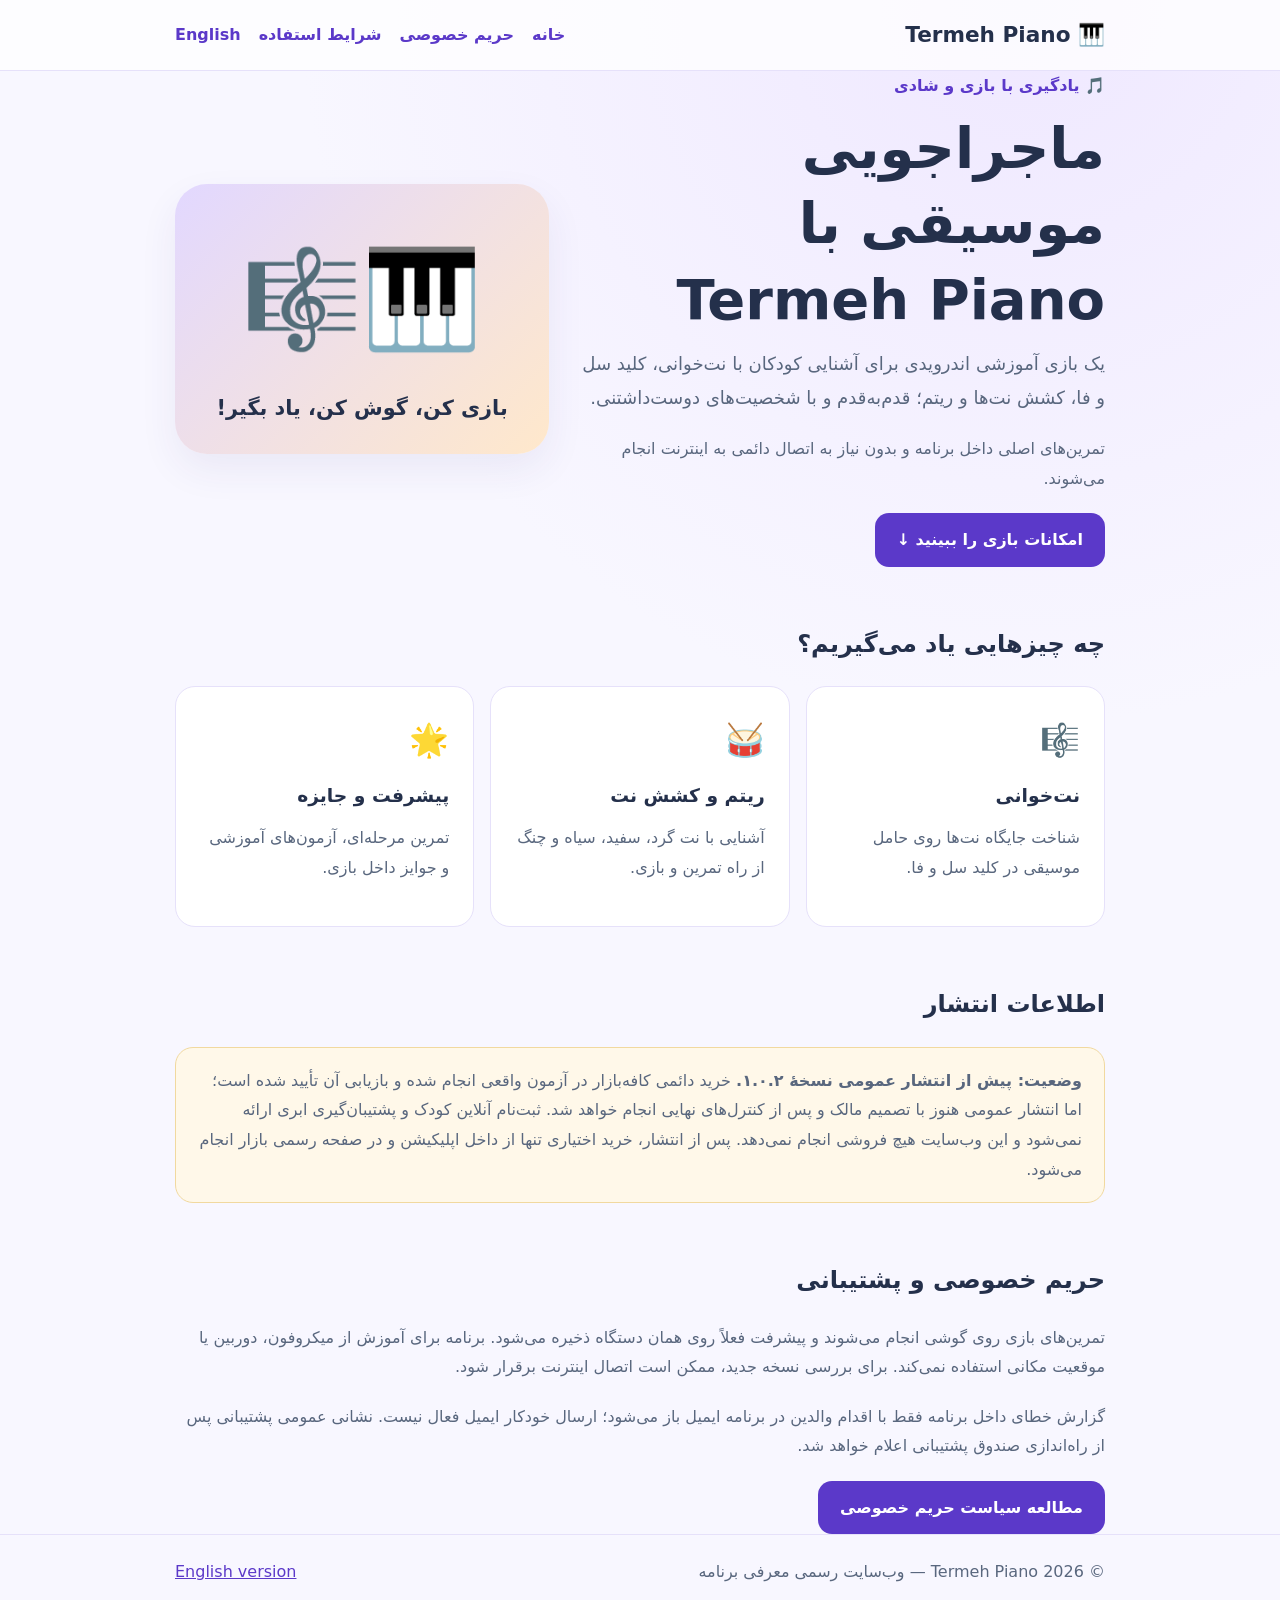
<file: docs/index.html>
<!doctype html><html lang="fa" dir="rtl"><head><meta charset="utf-8"><meta name="viewport" content="width=device-width,initial-scale=1"><meta name="description" content="وب‌سایت رسمی Termeh Piano، بازی آموزش موسیقی و نت‌خوانی کودکان"><title>Termeh Piano | آموزش موسیقی برای کودکان</title><link rel="stylesheet" href="styles.css"></head><body><header><div class="wrap"><a class="logo" href="./">🎹 Termeh Piano</a><nav aria-label="پیوندهای اصلی"><a href="./">خانه</a><a href="privacy.html">حریم خصوصی</a><a href="terms.html">شرایط استفاده</a><a href="en/">English</a></nav></div></header><main class="wrap"><section class="hero"><div><div class="eyebrow">🎵 یادگیری با بازی و شادی</div><h1>ماجراجویی موسیقی با Termeh Piano</h1><p class="lead">یک بازی آموزشی اندرویدی برای آشنایی کودکان با نت‌خوانی، کلید سل و فا، کشش نت‌ها و ریتم؛ قدم‌به‌قدم و با شخصیت‌های دوست‌داشتنی.</p><p>تمرین‌های اصلی داخل برنامه و بدون نیاز به اتصال دائمی به اینترنت انجام می‌شوند.</p><a class="btn" href="#features">امکانات بازی را ببینید ↓</a></div><div class="art" role="img" aria-label="تصویر گرافیکی پیانو و نت‌های موسیقی"><div><span>🎹🎼</span><strong>بازی کن، گوش کن، یاد بگیر!</strong></div></div></section><section class="section" id="features"><h2>چه چیزهایی یاد می‌گیریم؟</h2><div class="grid"><article class="card"><div class="icon">🎼</div><h3>نت‌خوانی</h3><p>شناخت جایگاه نت‌ها روی حامل موسیقی در کلید سل و فا.</p></article><article class="card"><div class="icon">🥁</div><h3>ریتم و کشش نت</h3><p>آشنایی با نت گرد، سفید، سیاه و چنگ از راه تمرین و بازی.</p></article><article class="card"><div class="icon">🌟</div><h3>پیشرفت و جایزه</h3><p>تمرین مرحله‌ای، آزمون‌های آموزشی و جوایز داخل بازی.</p></article></div></section><section class="section"><h2>اطلاعات انتشار</h2><div class="notice"><p><strong>وضعیت: پیش از انتشار عمومی نسخهٔ ۱.۰.۲.</strong> خرید دائمی کافه‌بازار در آزمون واقعی انجام شده و بازیابی آن تأیید شده است؛ اما انتشار عمومی هنوز با تصمیم مالک و پس از کنترل‌های نهایی انجام خواهد شد. ثبت‌نام آنلاین کودک و پشتیبان‌گیری ابری ارائه نمی‌شود و این وب‌سایت هیچ فروشی انجام نمی‌دهد. پس از انتشار، خرید اختیاری تنها از داخل اپلیکیشن و در صفحه رسمی بازار انجام می‌شود.</p></div></section><section class="section"><h2>حریم خصوصی و پشتیبانی</h2><p>تمرین‌های بازی روی گوشی انجام می‌شوند و پیشرفت فعلاً روی همان دستگاه ذخیره می‌شود. برنامه برای آموزش از میکروفون، دوربین یا موقعیت مکانی استفاده نمی‌کند. برای بررسی نسخه جدید، ممکن است اتصال اینترنت برقرار شود.</p><p>گزارش خطای داخل برنامه فقط با اقدام والدین در برنامه ایمیل باز می‌شود؛ ارسال خودکار ایمیل فعال نیست. نشانی عمومی پشتیبانی پس از راه‌اندازی صندوق پشتیبانی اعلام خواهد شد.</p><a class="btn" href="privacy.html">مطالعه سیاست حریم خصوصی</a></section></main><footer><div class="wrap"><span>© 2026 Termeh Piano — وب‌سایت رسمی معرفی برنامه</span><a href="en/">English version</a></div></footer></body></html>
</file>
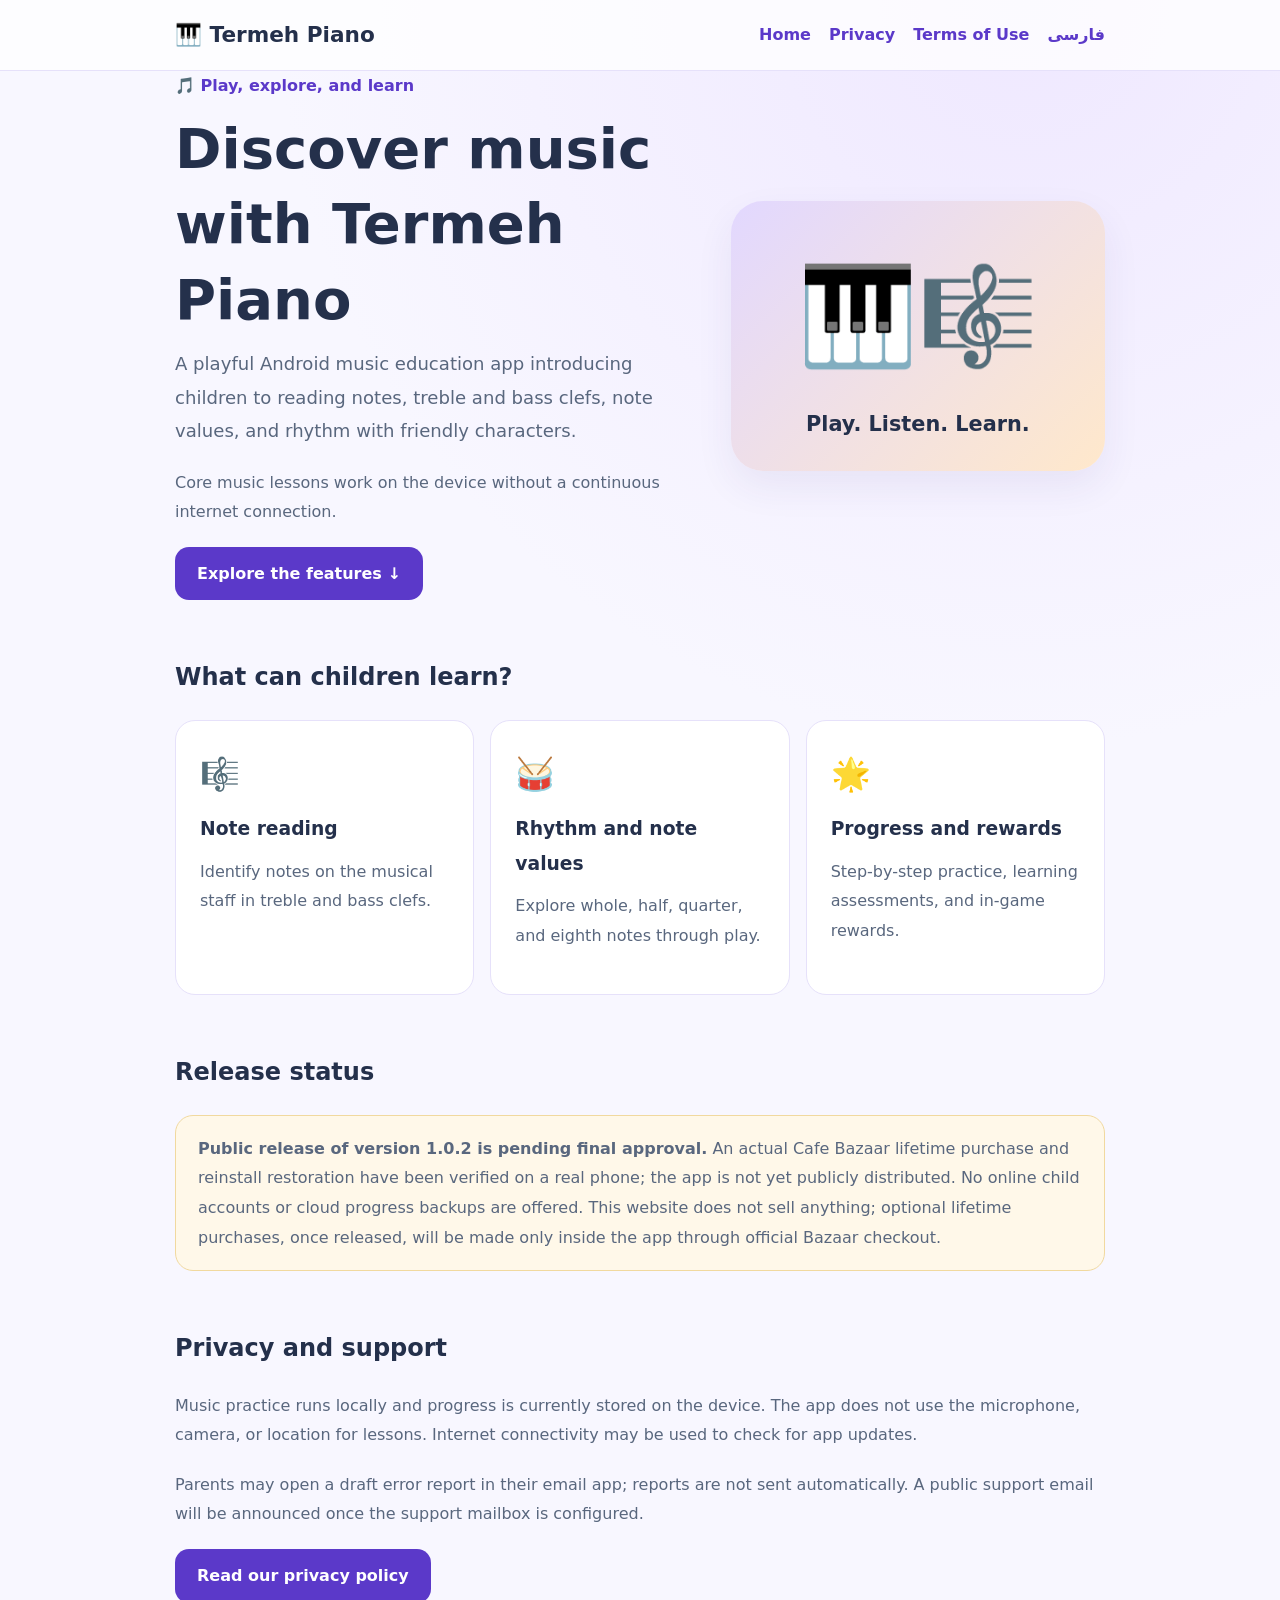
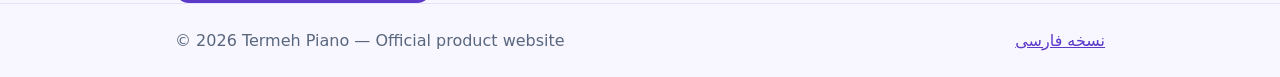
<file: docs/en/index.html>
<!doctype html><html lang="en" dir="ltr"><head><meta charset="utf-8"><meta name="viewport" content="width=device-width,initial-scale=1"><meta name="description" content="Termeh Piano official website — a playful music education app for children"><title>Termeh Piano | Music learning for children</title><link rel="stylesheet" href="../styles.css"></head><body><header><div class="wrap"><a class="logo" href="./">🎹 Termeh Piano</a><nav aria-label="Main navigation"><a href="./">Home</a><a href="privacy.html">Privacy</a><a href="terms.html">Terms of Use</a><a href="../">فارسی</a></nav></div></header><main class="wrap"><section class="hero"><div><div class="eyebrow">🎵 Play, explore, and learn</div><h1>Discover music with Termeh Piano</h1><p class="lead">A playful Android music education app introducing children to reading notes, treble and bass clefs, note values, and rhythm with friendly characters.</p><p>Core music lessons work on the device without a continuous internet connection.</p><a class="btn" href="#features">Explore the features ↓</a></div><div class="art" role="img" aria-label="Illustration of piano and musical notes"><div><span>🎹🎼</span><strong>Play. Listen. Learn.</strong></div></div></section><section class="section" id="features"><h2>What can children learn?</h2><div class="grid"><article class="card"><div class="icon">🎼</div><h3>Note reading</h3><p>Identify notes on the musical staff in treble and bass clefs.</p></article><article class="card"><div class="icon">🥁</div><h3>Rhythm and note values</h3><p>Explore whole, half, quarter, and eighth notes through play.</p></article><article class="card"><div class="icon">🌟</div><h3>Progress and rewards</h3><p>Step-by-step practice, learning assessments, and in-game rewards.</p></article></div></section><section class="section"><h2>Release status</h2><div class="notice"><p><strong>Public release of version 1.0.2 is pending final approval.</strong> An actual Cafe Bazaar lifetime purchase and reinstall restoration have been verified on a real phone; the app is not yet publicly distributed. No online child accounts or cloud progress backups are offered. This website does not sell anything; optional lifetime purchases, once released, will be made only inside the app through official Bazaar checkout.</p></div></section><section class="section"><h2>Privacy and support</h2><p>Music practice runs locally and progress is currently stored on the device. The app does not use the microphone, camera, or location for lessons. Internet connectivity may be used to check for app updates.</p><p>Parents may open a draft error report in their email app; reports are not sent automatically. A public support email will be announced once the support mailbox is configured.</p><a class="btn" href="privacy.html">Read our privacy policy</a></section></main><footer><div class="wrap"><span>© 2026 Termeh Piano — Official product website</span><a href="../">نسخه فارسی</a></div></footer></body></html>
</file>
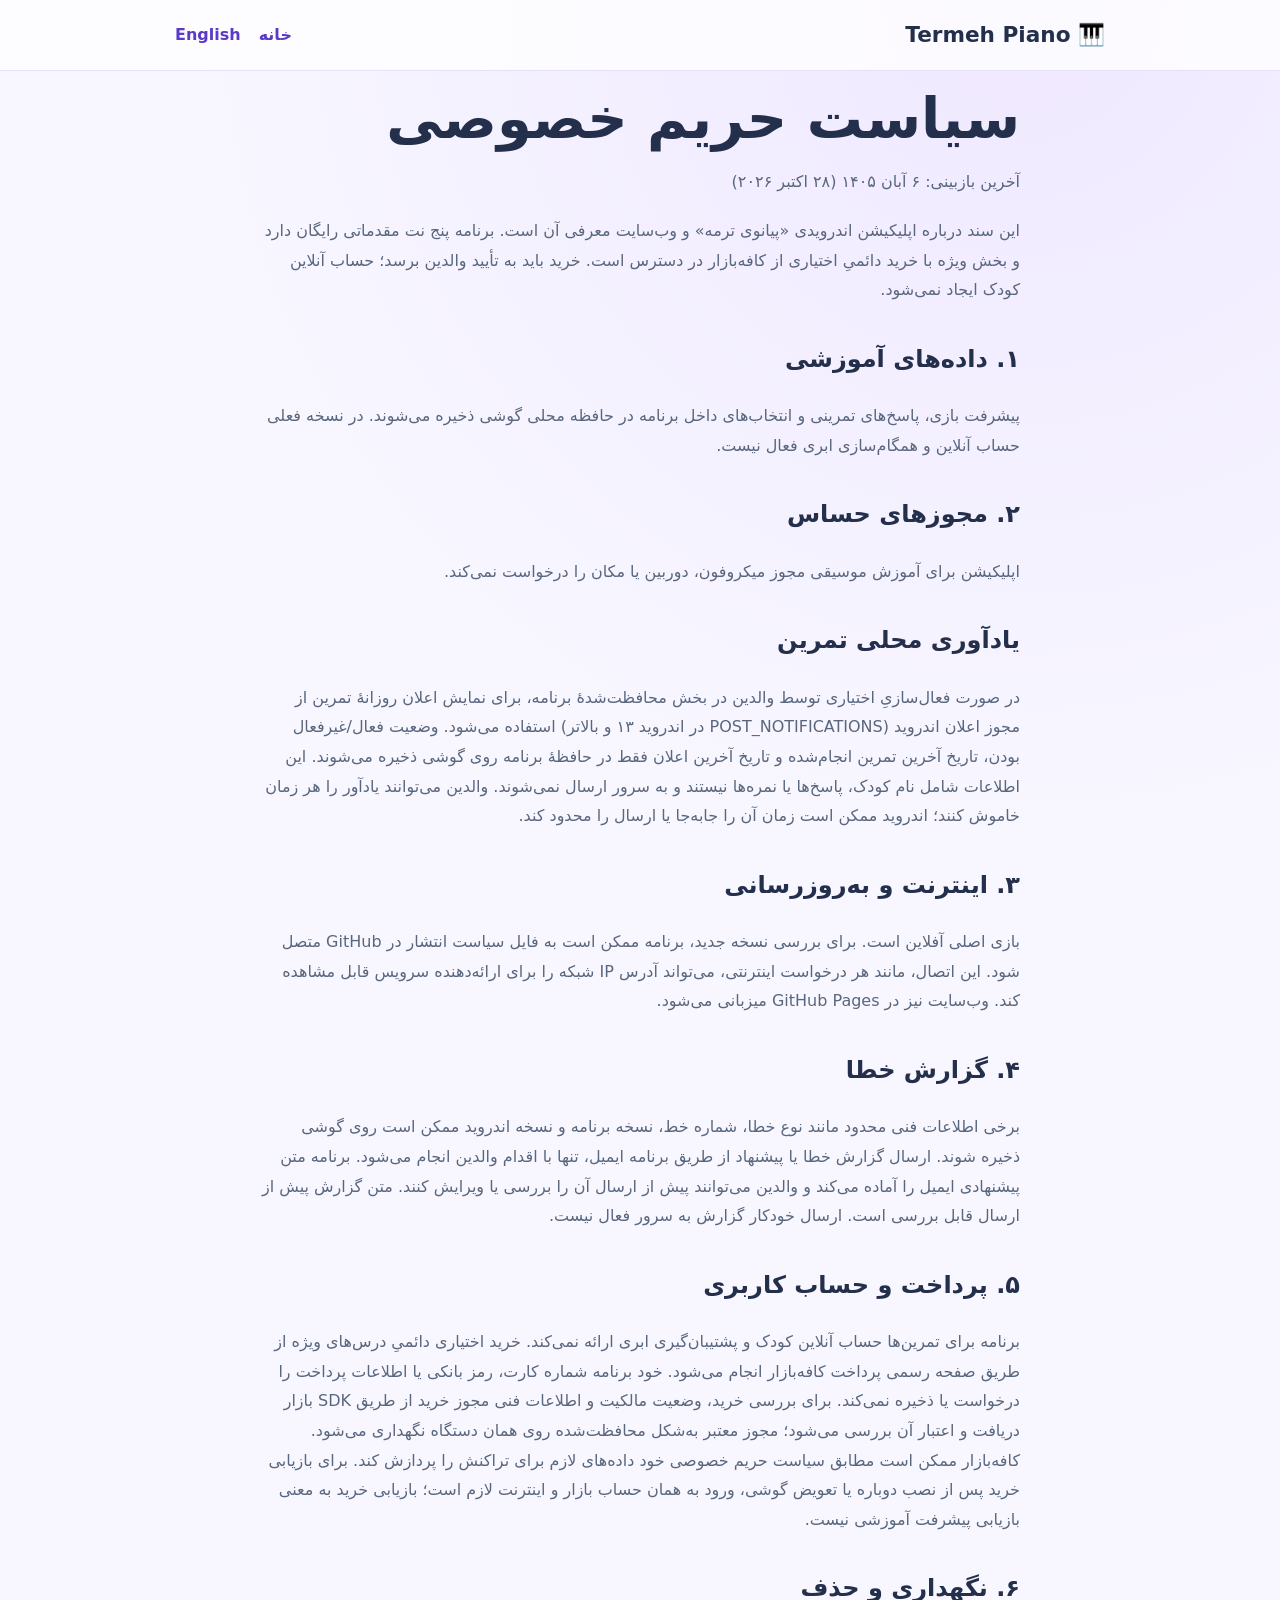
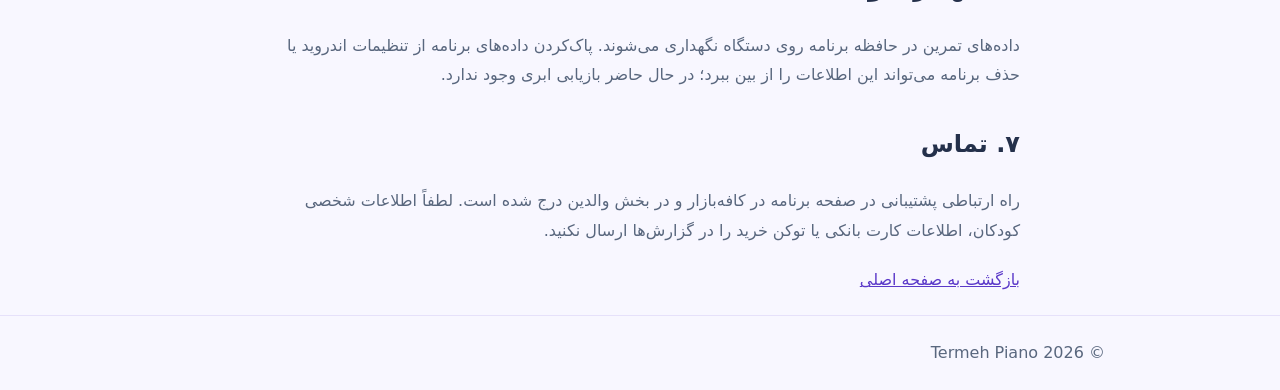
<file: docs/privacy.html>
<!doctype html><html lang="fa" dir="rtl"><head><meta charset="utf-8"><meta name="viewport" content="width=device-width,initial-scale=1"><title>حریم خصوصی | Termeh Piano</title><link rel="stylesheet" href="styles.css"></head><body><header><div class="wrap"><a class="logo" href="./">🎹 Termeh Piano</a><nav><a href="./">خانه</a><a href="en/privacy.html">English</a></nav></div></header><main class="wrap textpage"><h1>سیاست حریم خصوصی</h1><p>آخرین بازبینی: ۶ آبان ۱۴۰۵ (۲۸ اکتبر ۲۰۲۶)</p><p>این سند درباره اپلیکیشن اندرویدی «پیانوی ترمه» و وب‌سایت معرفی آن است. برنامه پنج نت مقدماتی رایگان دارد و بخش ویژه با خرید دائمیِ اختیاری از کافه‌بازار در دسترس است. خرید باید به تأیید والدین برسد؛ حساب آنلاین کودک ایجاد نمی‌شود.</p><h2>۱. داده‌های آموزشی</h2><p>پیشرفت بازی، پاسخ‌های تمرینی و انتخاب‌های داخل برنامه در حافظه محلی گوشی ذخیره می‌شوند. در نسخه فعلی حساب آنلاین و همگام‌سازی ابری فعال نیست.</p><h2>۲. مجوزهای حساس</h2><p>اپلیکیشن برای آموزش موسیقی مجوز میکروفون، دوربین یا مکان را درخواست نمی‌کند.</p><h2>یادآوری محلی تمرین</h2><p>در صورت فعال‌سازیِ اختیاری توسط والدین در بخش محافظت‌شدهٔ برنامه، برای نمایش اعلان روزانهٔ تمرین از مجوز اعلان اندروید (POST_NOTIFICATIONS در اندروید ۱۳ و بالاتر) استفاده می‌شود. وضعیت فعال/غیرفعال بودن، تاریخ آخرین تمرین انجام‌شده و تاریخ آخرین اعلان فقط در حافظهٔ برنامه روی گوشی ذخیره می‌شوند. این اطلاعات شامل نام کودک، پاسخ‌ها یا نمره‌ها نیستند و به سرور ارسال نمی‌شوند. والدین می‌توانند یادآور را هر زمان خاموش کنند؛ اندروید ممکن است زمان آن را جابه‌جا یا ارسال را محدود کند.</p><h2>۳. اینترنت و به‌روزرسانی</h2><p>بازی اصلی آفلاین است. برای بررسی نسخه جدید، برنامه ممکن است به فایل سیاست انتشار در GitHub متصل شود. این اتصال، مانند هر درخواست اینترنتی، می‌تواند آدرس IP شبکه را برای ارائه‌دهنده سرویس قابل مشاهده کند. وب‌سایت نیز در GitHub Pages میزبانی می‌شود.</p><h2>۴. گزارش خطا</h2><p>برخی اطلاعات فنی محدود مانند نوع خطا، شماره خط، نسخه برنامه و نسخه اندروید ممکن است روی گوشی ذخیره شوند. ارسال گزارش خطا یا پیشنهاد از طریق برنامه ایمیل، تنها با اقدام والدین انجام می‌شود. برنامه متن پیشنهادی ایمیل را آماده می‌کند و والدین می‌توانند پیش از ارسال آن را بررسی یا ویرایش کنند. متن گزارش پیش از ارسال قابل بررسی است. ارسال خودکار گزارش به سرور فعال نیست.</p><h2>۵. پرداخت و حساب کاربری</h2><p>برنامه برای تمرین‌ها حساب آنلاین کودک و پشتیبان‌گیری ابری ارائه نمی‌کند. خرید اختیاری دائمیِ درس‌های ویژه از طریق صفحه رسمی پرداخت کافه‌بازار انجام می‌شود. خود برنامه شماره کارت، رمز بانکی یا اطلاعات پرداخت را درخواست یا ذخیره نمی‌کند. برای بررسی خرید، وضعیت مالکیت و اطلاعات فنی مجوز خرید از طریق SDK بازار دریافت و اعتبار آن بررسی می‌شود؛ مجوز معتبر به‌شکل محافظت‌شده روی همان دستگاه نگهداری می‌شود. کافه‌بازار ممکن است مطابق سیاست حریم خصوصی خود داده‌های لازم برای تراکنش را پردازش کند. برای بازیابی خرید پس از نصب دوباره یا تعویض گوشی، ورود به همان حساب بازار و اینترنت لازم است؛ بازیابی خرید به معنی بازیابی پیشرفت آموزشی نیست.</p><h2>۶. نگهداری و حذف</h2><p>داده‌های تمرین در حافظه برنامه روی دستگاه نگهداری می‌شوند. پاک‌کردن داده‌های برنامه از تنظیمات اندروید یا حذف برنامه می‌تواند این اطلاعات را از بین ببرد؛ در حال حاضر بازیابی ابری وجود ندارد.</p><h2>۷. تماس</h2><p>راه ارتباطی پشتیبانی در صفحه برنامه در کافه‌بازار و در بخش والدین درج شده است. لطفاً اطلاعات شخصی کودکان، اطلاعات کارت بانکی یا توکن خرید را در گزارش‌ها ارسال نکنید.</p><p><a href="./">بازگشت به صفحه اصلی</a></p></main><footer><div class="wrap">© 2026 Termeh Piano</div></footer></body></html>
</file>
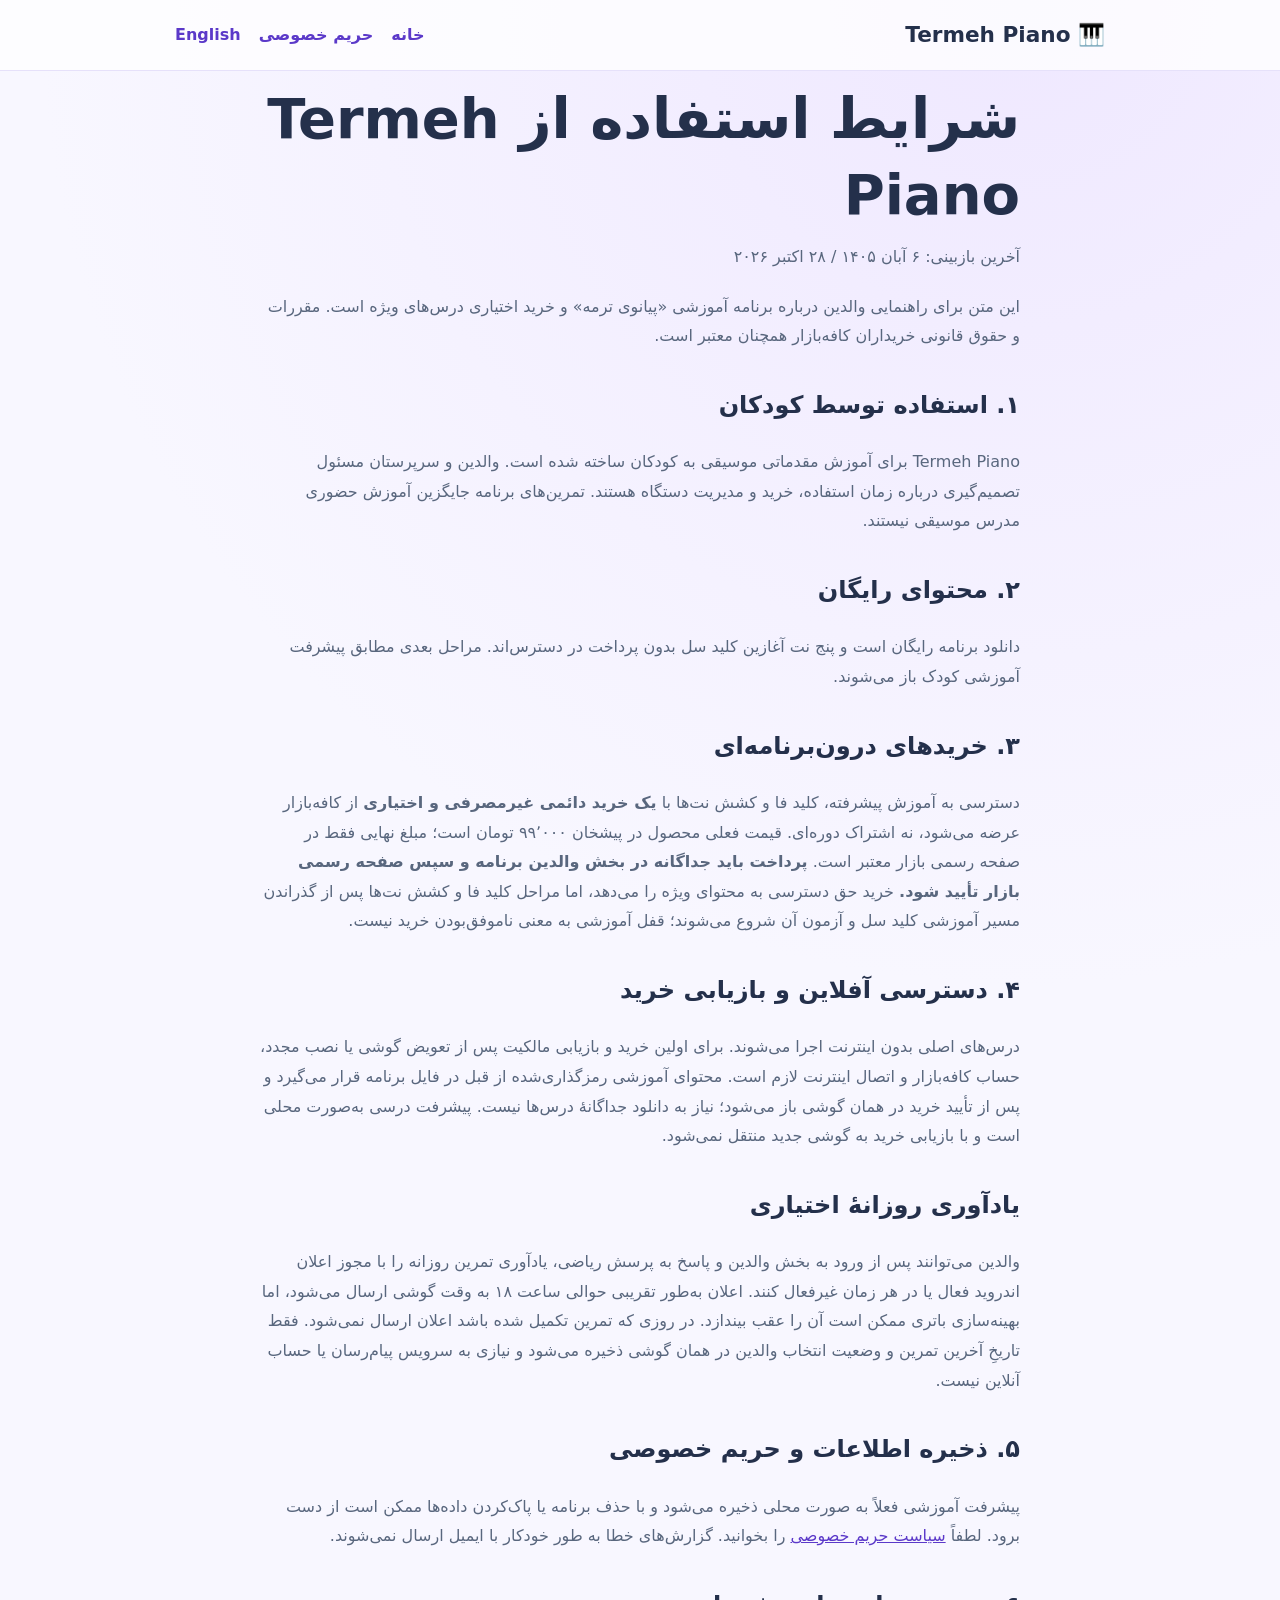
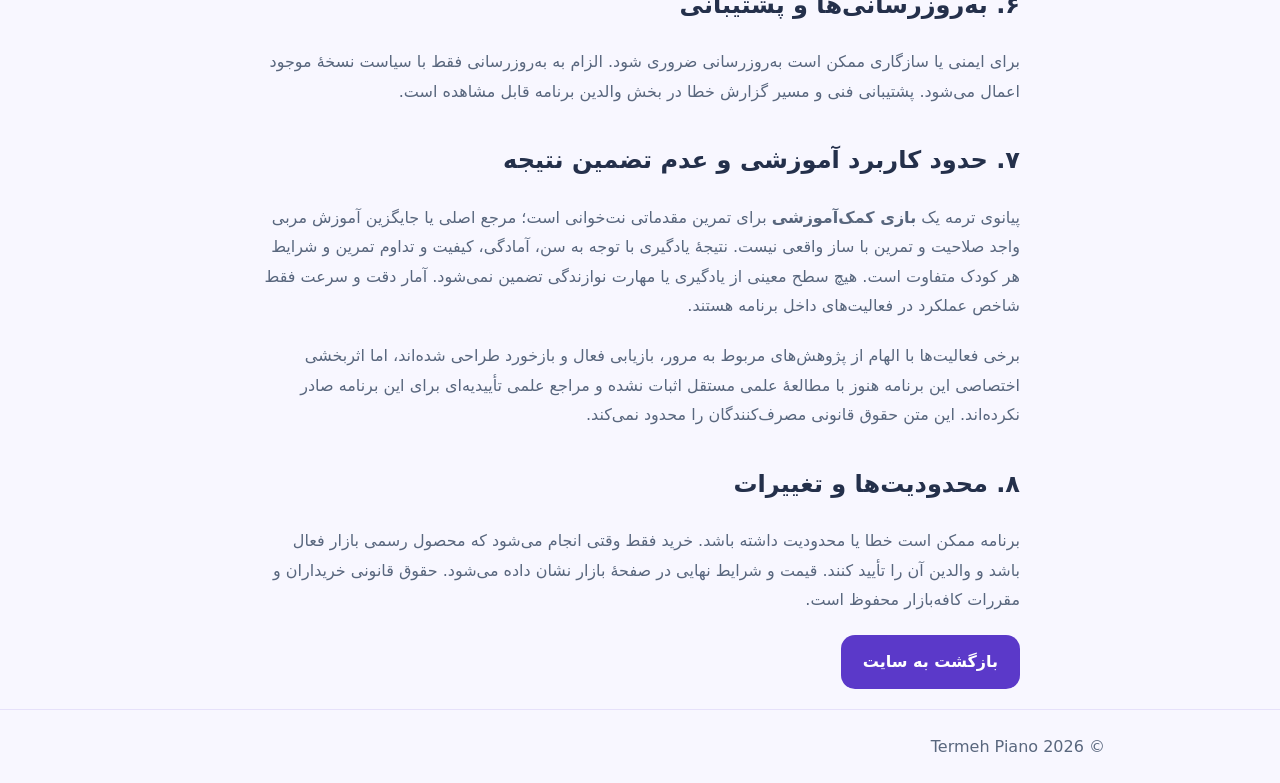
<file: docs/terms.html>
<!DOCTYPE html>
<html lang="fa" dir="rtl"><head><meta charset="utf-8"><meta name="viewport" content="width=device-width, initial-scale=1"><title>شرایط استفاده | Termeh Piano</title><link rel="stylesheet" href="styles.css"></head><body>
<header><div class="wrap"><a class="logo" href="./">🎹 Termeh Piano</a><nav aria-label="ناوبری"><a href="./">خانه</a><a href="privacy.html">حریم خصوصی</a><a href="en/terms.html">English</a></nav></div></header>
<main class="wrap textpage">
<h1>شرایط استفاده از Termeh Piano</h1><p>آخرین بازبینی: ۶ آبان ۱۴۰۵ / ۲۸ اکتبر ۲۰۲۶</p>
<p>این متن برای راهنمایی والدین درباره برنامه آموزشی «پیانوی ترمه» و خرید اختیاری درس‌های ویژه است. مقررات و حقوق قانونی خریداران کافه‌بازار همچنان معتبر است.</p>
<h2>۱. استفاده توسط کودکان</h2><p>Termeh Piano برای آموزش مقدماتی موسیقی به کودکان ساخته شده است. والدین و سرپرستان مسئول تصمیم‌گیری درباره زمان استفاده، خرید و مدیریت دستگاه هستند. تمرین‌های برنامه جایگزین آموزش حضوری مدرس موسیقی نیستند.</p>
<h2>۲. محتوای رایگان</h2><p>دانلود برنامه رایگان است و پنج نت آغازین کلید سل بدون پرداخت در دسترس‌اند. مراحل بعدی مطابق پیشرفت آموزشی کودک باز می‌شوند.</p>
<h2>۳. خریدهای درون‌برنامه‌ای</h2><p>دسترسی به آموزش پیشرفته، کلید فا و کشش نت‌ها با <strong>یک خرید دائمی غیرمصرفی و اختیاری</strong> از کافه‌بازار عرضه می‌شود، نه اشتراک دوره‌ای. قیمت فعلی محصول در پیشخان ۹۹٬۰۰۰ تومان است؛ مبلغ نهایی فقط در صفحه رسمی بازار معتبر است. <strong>پرداخت باید جداگانه در بخش والدین برنامه و سپس صفحه رسمی بازار تأیید شود.</strong> خرید حق دسترسی به محتوای ویژه را می‌دهد، اما مراحل کلید فا و کشش نت‌ها پس از گذراندن مسیر آموزشی کلید سل و آزمون آن شروع می‌شوند؛ قفل آموزشی به معنی ناموفق‌بودن خرید نیست.</p>
<h2>۴. دسترسی آفلاین و بازیابی خرید</h2><p>درس‌های اصلی بدون اینترنت اجرا می‌شوند. برای اولین خرید و بازیابی مالکیت پس از تعویض گوشی یا نصب مجدد، حساب کافه‌بازار و اتصال اینترنت لازم است. محتوای آموزشی رمزگذاری‌شده از قبل در فایل برنامه قرار می‌گیرد و پس از تأیید خرید در همان گوشی باز می‌شود؛ نیاز به دانلود جداگانهٔ درس‌ها نیست. پیشرفت درسی به‌صورت محلی است و با بازیابی خرید به گوشی جدید منتقل نمی‌شود.</p>
<h2>یادآوری روزانهٔ اختیاری</h2><p>والدین می‌توانند پس از ورود به بخش والدین و پاسخ به پرسش ریاضی، یادآوری تمرین روزانه را با مجوز اعلان اندروید فعال یا در هر زمان غیرفعال کنند. اعلان به‌طور تقریبی حوالی ساعت ۱۸ به وقت گوشی ارسال می‌شود، اما بهینه‌سازی باتری ممکن است آن را عقب بیندازد. در روزی که تمرین تکمیل شده باشد اعلان ارسال نمی‌شود. فقط تاریخِ آخرین تمرین و وضعیت انتخاب والدین در همان گوشی ذخیره می‌شود و نیازی به سرویس پیام‌رسان یا حساب آنلاین نیست.</p><h2>۵. ذخیره اطلاعات و حریم خصوصی</h2><p>پیشرفت آموزشی فعلاً به صورت محلی ذخیره می‌شود و با حذف برنامه یا پاک‌کردن داده‌ها ممکن است از دست برود. لطفاً <a href="privacy.html">سیاست حریم خصوصی</a> را بخوانید. گزارش‌های خطا به طور خودکار با ایمیل ارسال نمی‌شوند.</p>
<h2>۶. به‌روزرسانی‌ها و پشتیبانی</h2><p>برای ایمنی یا سازگاری ممکن است به‌روزرسانی ضروری شود. الزام به به‌روزرسانی فقط با سیاست نسخهٔ موجود اعمال می‌شود. پشتیبانی فنی و مسیر گزارش خطا در بخش والدین برنامه قابل مشاهده است.</p>
<h2>۷. حدود کاربرد آموزشی و عدم تضمین نتیجه</h2><p>پیانوی ترمه یک <strong>بازی کمک‌آموزشی</strong> برای تمرین مقدماتی نت‌خوانی است؛ مرجع اصلی یا جایگزین آموزش مربی واجد صلاحیت و تمرین با ساز واقعی نیست. نتیجهٔ یادگیری با توجه به سن، آمادگی، کیفیت و تداوم تمرین و شرایط هر کودک متفاوت است. هیچ سطح معینی از یادگیری یا مهارت نوازندگی تضمین نمی‌شود. آمار دقت و سرعت فقط شاخص عملکرد در فعالیت‌های داخل برنامه هستند.</p><p>برخی فعالیت‌ها با الهام از پژوهش‌های مربوط به مرور، بازیابی فعال و بازخورد طراحی شده‌اند، اما اثربخشی اختصاصی این برنامه هنوز با مطالعهٔ علمی مستقل اثبات نشده و مراجع علمی تأییدیه‌ای برای این برنامه صادر نکرده‌اند. این متن حقوق قانونی مصرف‌کنندگان را محدود نمی‌کند.</p><h2>۸. محدودیت‌ها و تغییرات</h2><p>برنامه ممکن است خطا یا محدودیت داشته باشد. خرید فقط وقتی انجام می‌شود که محصول رسمی بازار فعال باشد و والدین آن را تأیید کنند. قیمت و شرایط نهایی در صفحهٔ بازار نشان داده می‌شود. حقوق قانونی خریداران و مقررات کافه‌بازار محفوظ است.</p>
<p><a class="btn" href="./">بازگشت به سایت</a></p>
</main><footer><div class="wrap">© 2026 Termeh Piano</div></footer></body></html>
</file>
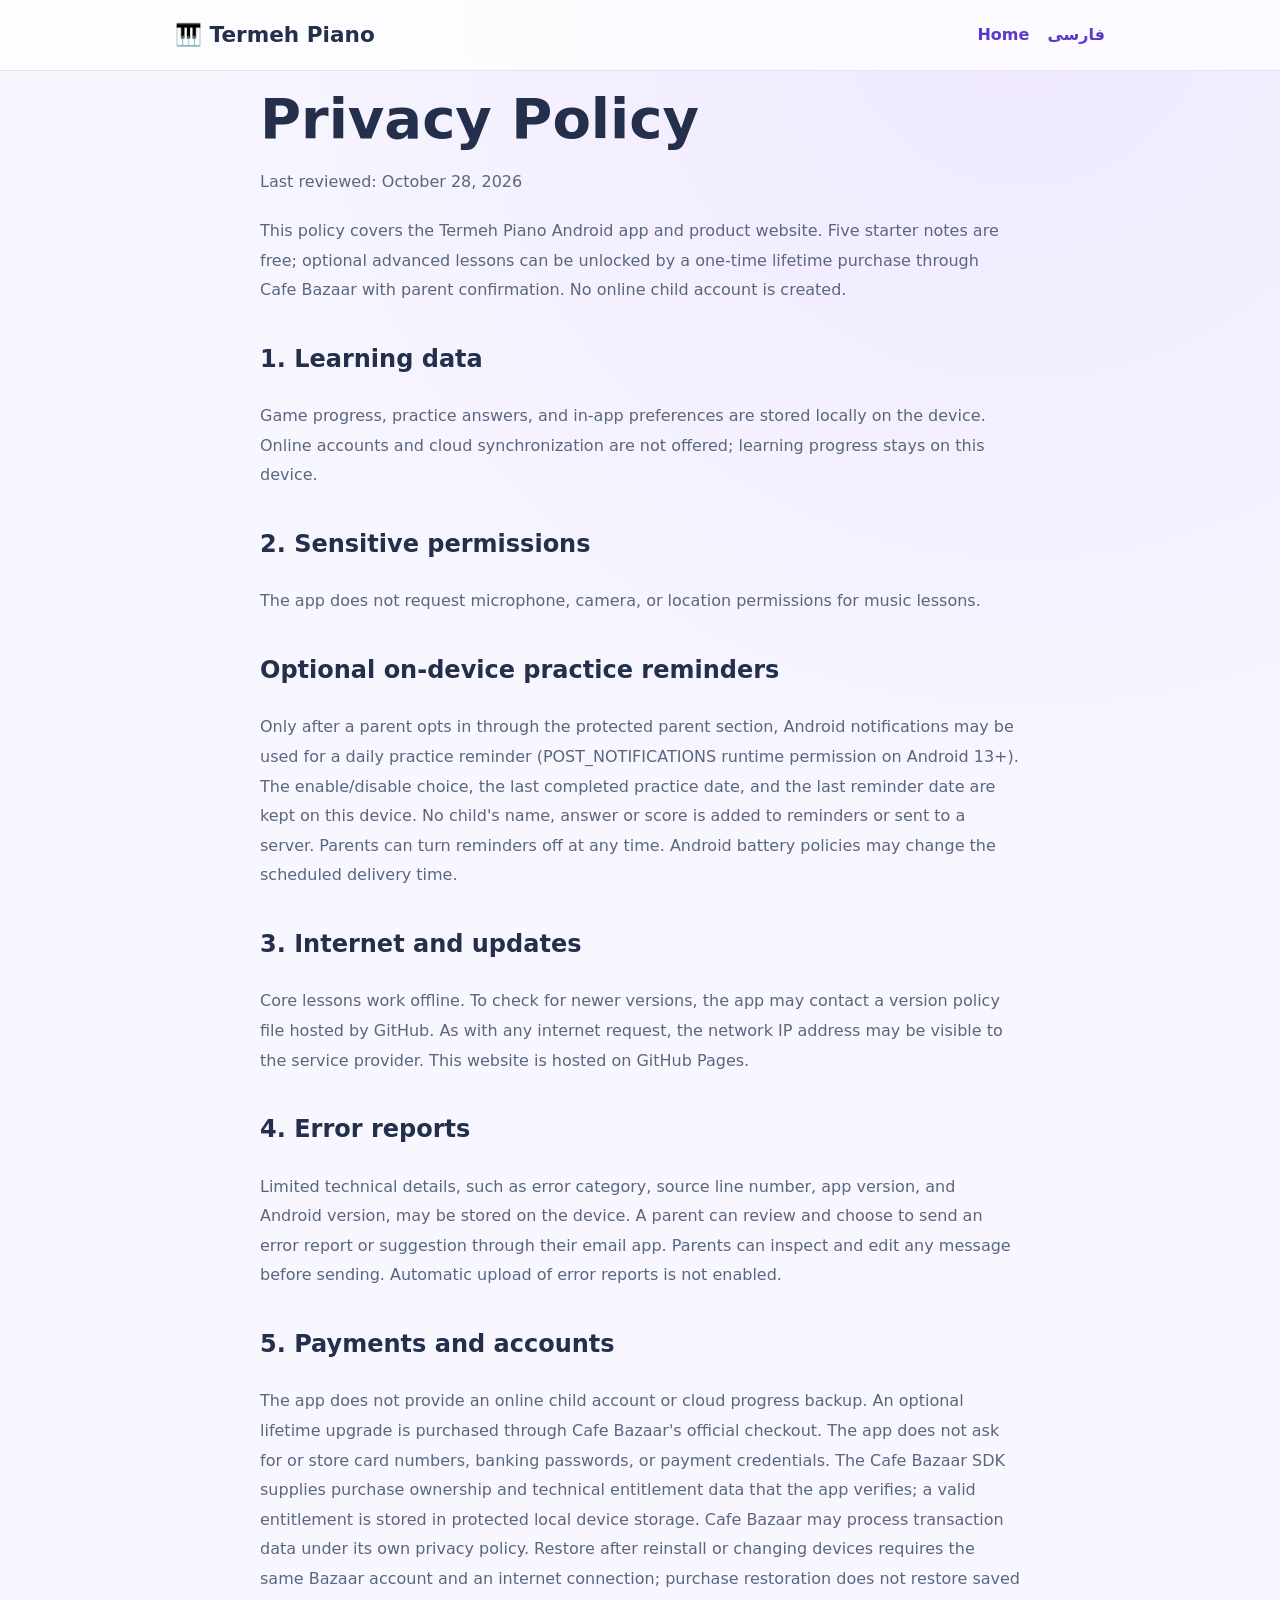
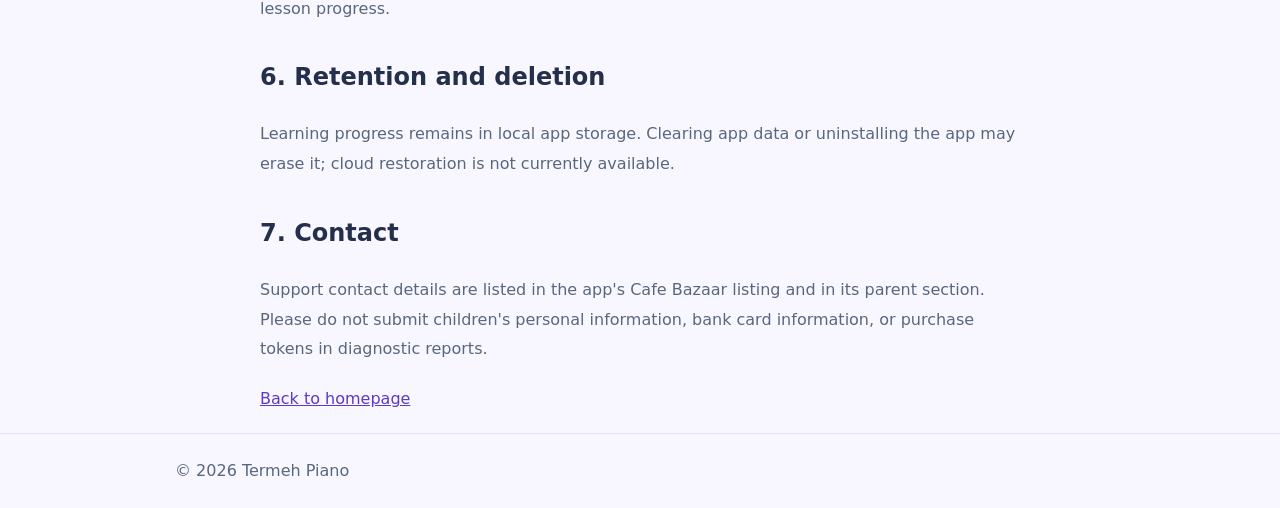
<file: docs/en/privacy.html>
<!doctype html><html lang="en" dir="ltr"><head><meta charset="utf-8"><meta name="viewport" content="width=device-width,initial-scale=1"><title>Privacy Policy | Termeh Piano</title><link rel="stylesheet" href="../styles.css"></head><body><header><div class="wrap"><a class="logo" href="./">🎹 Termeh Piano</a><nav><a href="./">Home</a><a href="../privacy.html">فارسی</a></nav></div></header><main class="wrap textpage"><h1>Privacy Policy</h1><p>Last reviewed: October 28, 2026</p><p>This policy covers the Termeh Piano Android app and product website. Five starter notes are free; optional advanced lessons can be unlocked by a one-time lifetime purchase through Cafe Bazaar with parent confirmation. No online child account is created.</p><h2>1. Learning data</h2><p>Game progress, practice answers, and in-app preferences are stored locally on the device. Online accounts and cloud synchronization are not offered; learning progress stays on this device.</p><h2>2. Sensitive permissions</h2><p>The app does not request microphone, camera, or location permissions for music lessons.</p><h2>Optional on-device practice reminders</h2><p>Only after a parent opts in through the protected parent section, Android notifications may be used for a daily practice reminder (POST_NOTIFICATIONS runtime permission on Android 13+). The enable/disable choice, the last completed practice date, and the last reminder date are kept on this device. No child's name, answer or score is added to reminders or sent to a server. Parents can turn reminders off at any time. Android battery policies may change the scheduled delivery time.</p><h2>3. Internet and updates</h2><p>Core lessons work offline. To check for newer versions, the app may contact a version policy file hosted by GitHub. As with any internet request, the network IP address may be visible to the service provider. This website is hosted on GitHub Pages.</p><h2>4. Error reports</h2><p>Limited technical details, such as error category, source line number, app version, and Android version, may be stored on the device. A parent can review and choose to send an error report or suggestion through their email app. Parents can inspect and edit any message before sending. Automatic upload of error reports is not enabled.</p><h2>5. Payments and accounts</h2><p>The app does not provide an online child account or cloud progress backup. An optional lifetime upgrade is purchased through Cafe Bazaar's official checkout. The app does not ask for or store card numbers, banking passwords, or payment credentials. The Cafe Bazaar SDK supplies purchase ownership and technical entitlement data that the app verifies; a valid entitlement is stored in protected local device storage. Cafe Bazaar may process transaction data under its own privacy policy. Restore after reinstall or changing devices requires the same Bazaar account and an internet connection; purchase restoration does not restore saved lesson progress.</p><h2>6. Retention and deletion</h2><p>Learning progress remains in local app storage. Clearing app data or uninstalling the app may erase it; cloud restoration is not currently available.</p><h2>7. Contact</h2><p>Support contact details are listed in the app's Cafe Bazaar listing and in its parent section. Please do not submit children's personal information, bank card information, or purchase tokens in diagnostic reports.</p><p><a href="./">Back to homepage</a></p></main><footer><div class="wrap">© 2026 Termeh Piano</div></footer></body></html>
</file>
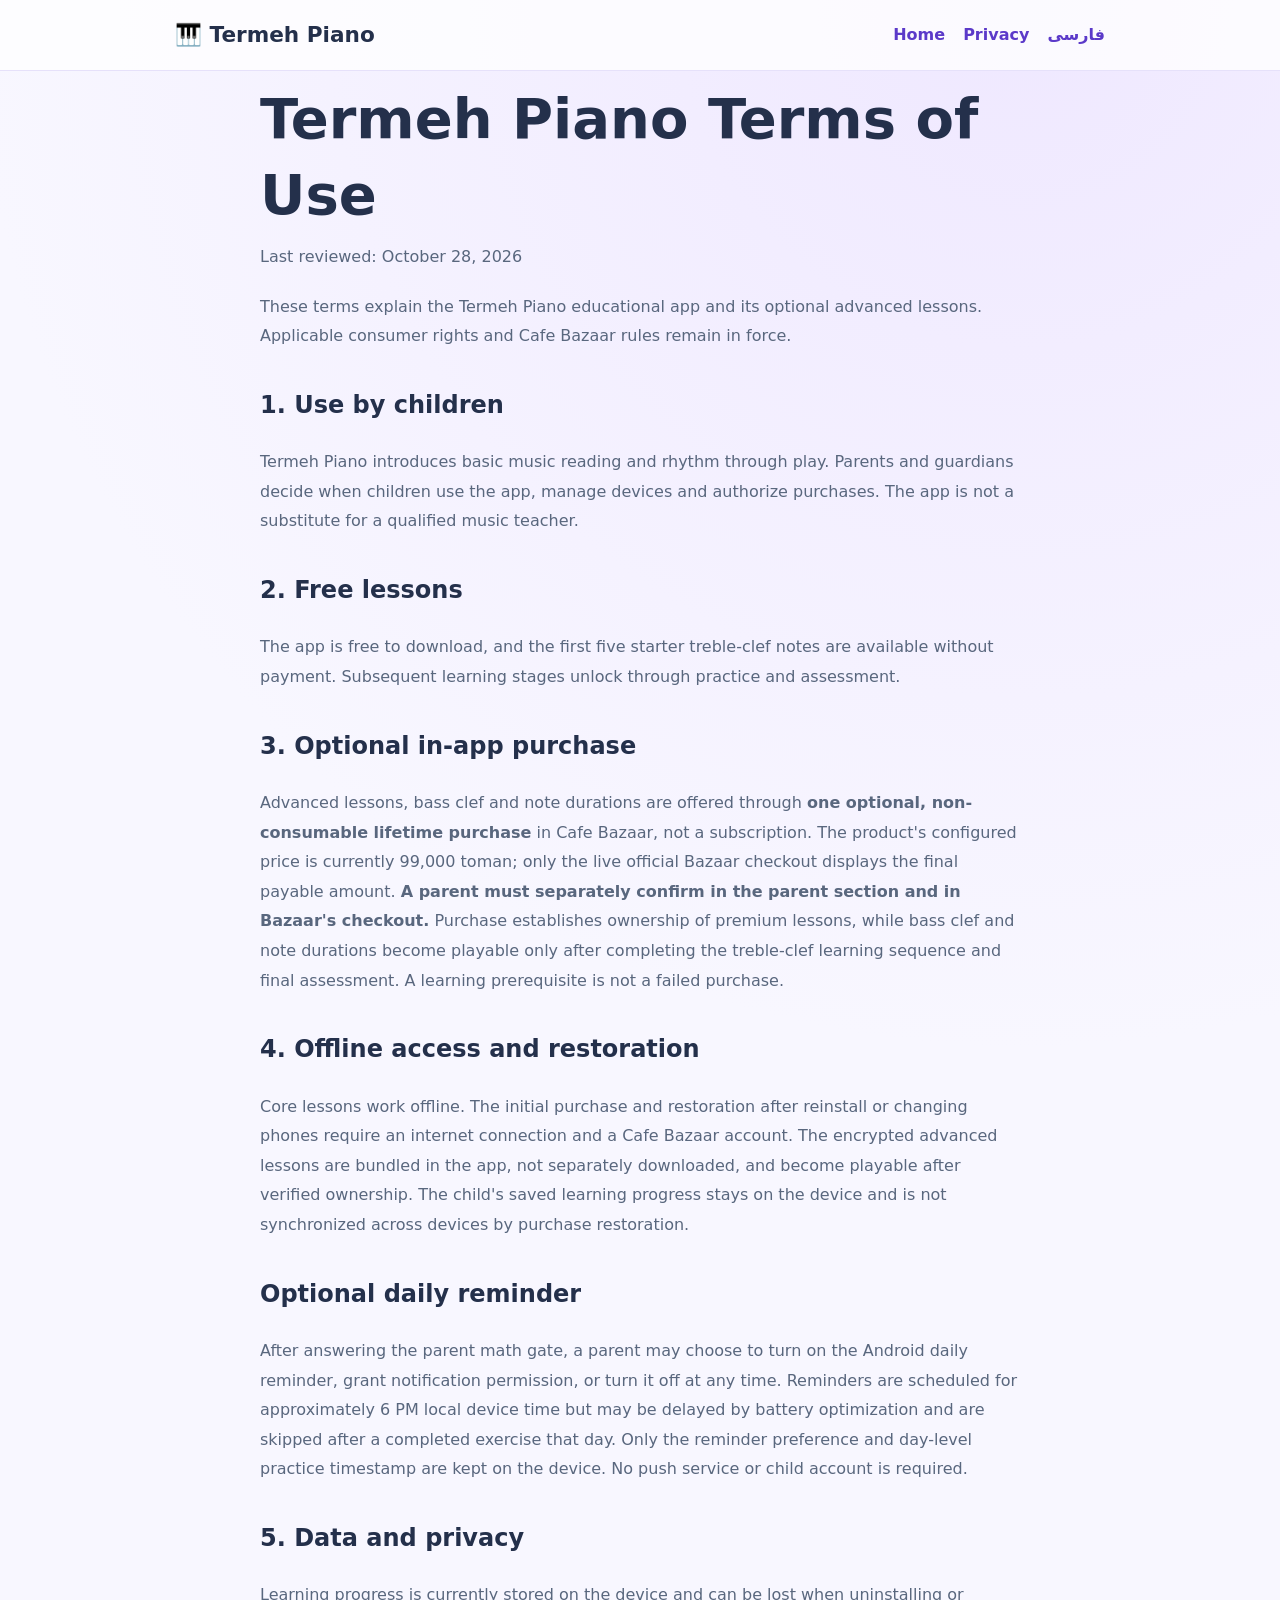
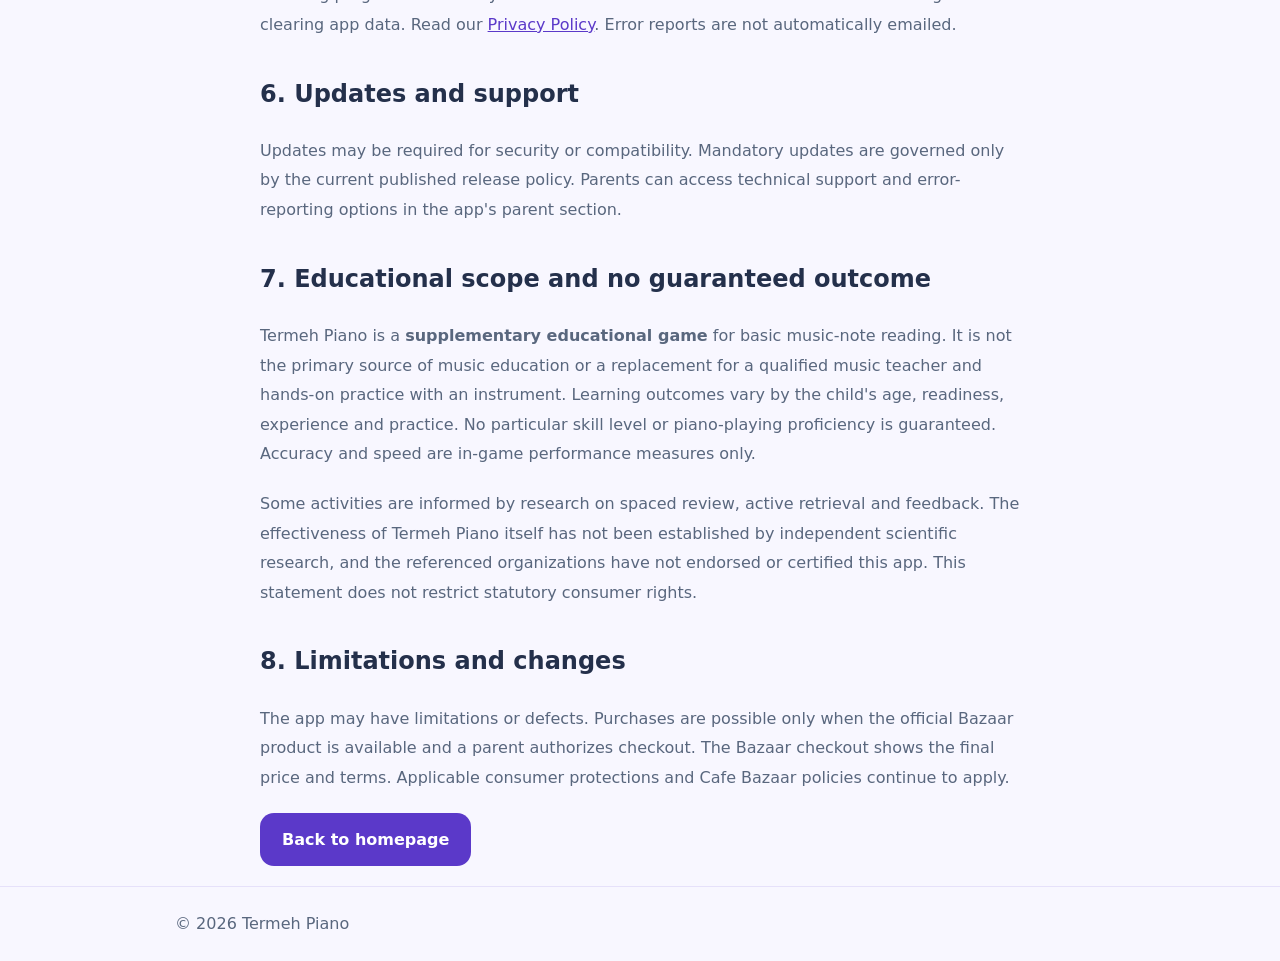
<file: docs/en/terms.html>
<!DOCTYPE html>
<html lang="en" dir="ltr"><head><meta charset="utf-8"><meta name="viewport" content="width=device-width, initial-scale=1"><title>Terms of Use | Termeh Piano</title><link rel="stylesheet" href="../styles.css"></head><body>
<header><div class="wrap"><a class="logo" href="./">🎹 Termeh Piano</a><nav aria-label="Navigation"><a href="./">Home</a><a href="privacy.html">Privacy</a><a href="../terms.html">فارسی</a></nav></div></header>
<main class="wrap textpage">
<h1>Termeh Piano Terms of Use</h1><p>Last reviewed: October 28, 2026</p>
<p>These terms explain the Termeh Piano educational app and its optional advanced lessons. Applicable consumer rights and Cafe Bazaar rules remain in force.</p>
<h2>1. Use by children</h2><p>Termeh Piano introduces basic music reading and rhythm through play. Parents and guardians decide when children use the app, manage devices and authorize purchases. The app is not a substitute for a qualified music teacher.</p>
<h2>2. Free lessons</h2><p>The app is free to download, and the first five starter treble-clef notes are available without payment. Subsequent learning stages unlock through practice and assessment.</p>
<h2>3. Optional in-app purchase</h2><p>Advanced lessons, bass clef and note durations are offered through <strong>one optional, non-consumable lifetime purchase</strong> in Cafe Bazaar, not a subscription. The product's configured price is currently 99,000 toman; only the live official Bazaar checkout displays the final payable amount. <strong>A parent must separately confirm in the parent section and in Bazaar's checkout.</strong> Purchase establishes ownership of premium lessons, while bass clef and note durations become playable only after completing the treble-clef learning sequence and final assessment. A learning prerequisite is not a failed purchase.</p>
<h2>4. Offline access and restoration</h2><p>Core lessons work offline. The initial purchase and restoration after reinstall or changing phones require an internet connection and a Cafe Bazaar account. The encrypted advanced lessons are bundled in the app, not separately downloaded, and become playable after verified ownership. The child's saved learning progress stays on the device and is not synchronized across devices by purchase restoration.</p>
<h2>Optional daily reminder</h2><p>After answering the parent math gate, a parent may choose to turn on the Android daily reminder, grant notification permission, or turn it off at any time. Reminders are scheduled for approximately 6 PM local device time but may be delayed by battery optimization and are skipped after a completed exercise that day. Only the reminder preference and day-level practice timestamp are kept on the device. No push service or child account is required.</p><h2>5. Data and privacy</h2><p>Learning progress is currently stored on the device and can be lost when uninstalling or clearing app data. Read our <a href="privacy.html">Privacy Policy</a>. Error reports are not automatically emailed.</p>
<h2>6. Updates and support</h2><p>Updates may be required for security or compatibility. Mandatory updates are governed only by the current published release policy. Parents can access technical support and error-reporting options in the app's parent section.</p>
<h2>7. Educational scope and no guaranteed outcome</h2><p>Termeh Piano is a <strong>supplementary educational game</strong> for basic music-note reading. It is not the primary source of music education or a replacement for a qualified music teacher and hands-on practice with an instrument. Learning outcomes vary by the child's age, readiness, experience and practice. No particular skill level or piano-playing proficiency is guaranteed. Accuracy and speed are in-game performance measures only.</p><p>Some activities are informed by research on spaced review, active retrieval and feedback. The effectiveness of Termeh Piano itself has not been established by independent scientific research, and the referenced organizations have not endorsed or certified this app. This statement does not restrict statutory consumer rights.</p><h2>8. Limitations and changes</h2><p>The app may have limitations or defects. Purchases are possible only when the official Bazaar product is available and a parent authorizes checkout. The Bazaar checkout shows the final price and terms. Applicable consumer protections and Cafe Bazaar policies continue to apply.</p>
<p><a class="btn" href="./">Back to homepage</a></p>
</main><footer><div class="wrap">© 2026 Termeh Piano</div></footer></body></html>
</file>
<file: docs/styles.css>
:root{color-scheme:light;--ink:#24304b;--muted:#59677e;--bg:#f8f7ff;--card:#fff;--accent:#5b39c9;--line:#e6e1fa}*{box-sizing:border-box}body{margin:0;background:radial-gradient(circle at 80% 0,#efe8ff,transparent 38%),var(--bg);font-family:system-ui,-apple-system,"Segoe UI",Tahoma,sans-serif;color:var(--ink);line-height:1.85}a{color:var(--accent)}a:focus-visible{outline:3px solid #f3b44c;outline-offset:4px;border-radius:4px}.wrap{max-width:970px;margin:auto;padding:0 20px}header{border-bottom:1px solid var(--line);background:#ffffffc9}header .wrap{display:flex;align-items:center;justify-content:space-between;gap:18px;padding-top:15px;padding-bottom:15px;flex-wrap:wrap}.logo{text-decoration:none;font-size:1.35rem;font-weight:850;color:var(--ink)}nav{display:flex;gap:18px;flex-wrap:wrap}nav a{text-decoration:none;font-weight:700}main{padding:45px 0 55px}.hero{display:grid;grid-template-columns:1.4fr 1fr;gap:32px;align-items:center}.eyebrow{font-weight:800;color:var(--accent)}h1{font-size:clamp(2rem,5vw,3.5rem);line-height:1.35;margin:10px 0}h2{font-size:1.5rem;margin:10px 0 20px}p{margin:10px 0 20px;color:var(--muted)}.lead{font-size:1.13rem}.art{min-height:270px;background:linear-gradient(135deg,#e2d8ff,#ffe8cb);border-radius:32px;display:grid;place-items:center;text-align:center;box-shadow:0 16px 38px #32247a12}.art span{font-size:6rem}.art strong{display:block;font-size:1.3rem}.btn{display:inline-block;padding:12px 22px;border-radius:14px;background:var(--accent);color:white;text-decoration:none;font-weight:800}.section{margin-top:55px}.grid{display:grid;grid-template-columns:repeat(3,1fr);gap:16px}.card{background:var(--card);padding:24px;border:1px solid var(--line);border-radius:20px}.card .icon{font-size:2rem}.card h3{margin:8px 0}.notice{background:#fff8e9;border:1px solid #f1d99f;border-radius:18px;padding:18px 22px}.notice p{margin:0}footer{border-top:1px solid var(--line);padding:22px 0;color:var(--muted)}footer .wrap{display:flex;gap:16px;flex-wrap:wrap;justify-content:space-between}.textpage{max-width:800px}.textpage h2{margin-top:32px}.textpage li{margin:8px 0}@media(max-width:680px){.hero{grid-template-columns:1fr}.grid{grid-template-columns:1fr}.art{min-height:190px}.art span{font-size:4rem}main{padding-top:24px}}
</file>
